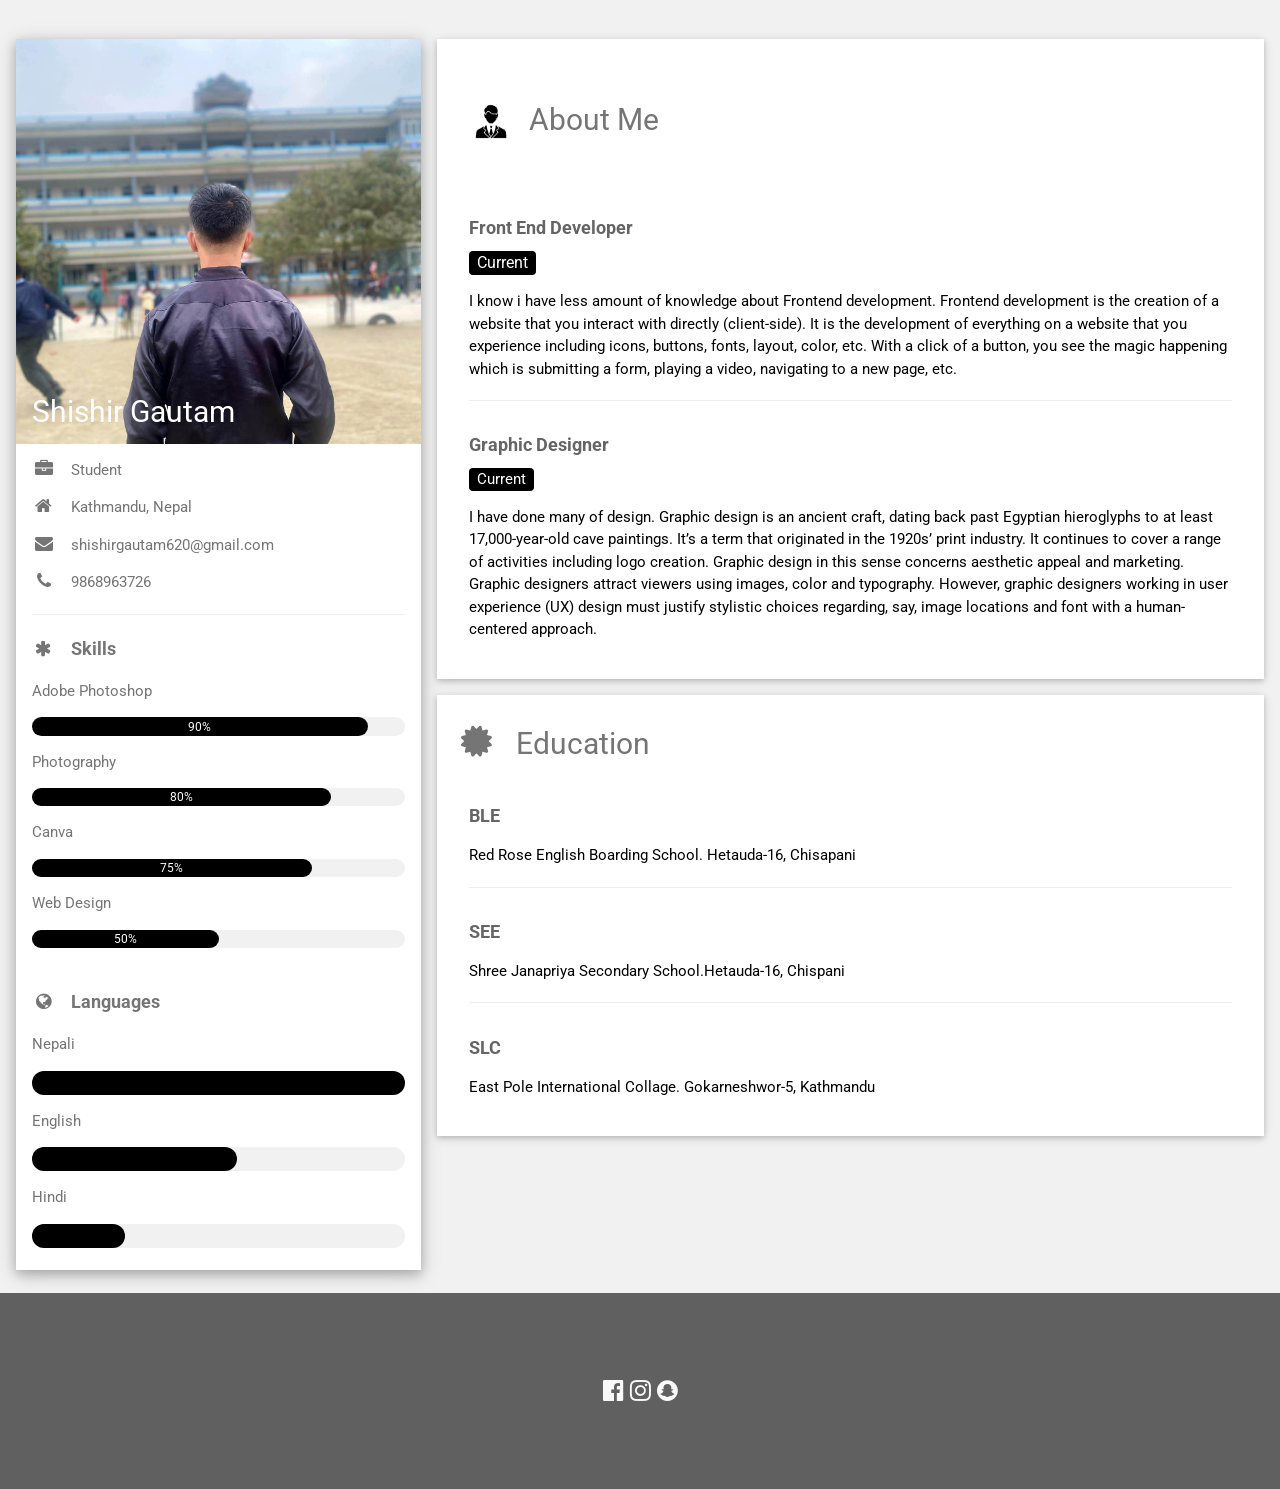
<file: Website2/cv.html>
<!DOCTYPE html>
<html>
    <head>
    <title>CV</title>
    <meta charset="UTF-8">
    <meta name="viewport" content="width=device-width, initial-scale=1">
    <link rel="stylesheet" href="https://www.w3schools.com/w3css/4/w3.css">
    <link rel='stylesheet' href='https://fonts.googleapis.com/css?family=Roboto'>
    <link rel="stylesheet" href="https://cdnjs.cloudflare.com/ajax/libs/font-awesome/4.7.0/css/font-awesome.min.css">
    <style>
    html,body,h1,h2,h3,h4,h5,h6 {font-family: "Roboto", sans-serif}
    </style>
    </head><link rel="shortcut icon " type="x-icon" href="resume-clipart-resume-icon.png" style="border-radius:30 px ;">
    <br>
    <body class="w3-light-grey">
    
    <!-- Page Container -->
    <div class="w3-content w3-margin-top" style="max-width:1400px;">
    
      <!-- The Grid -->
      <div class="w3-row-padding">
      
        <!-- Left Column -->
        <div class="w3-third">
        
          <div class="w3-white w3-text-grey w3-card-4">
            <div class="w3-display-container">
              <img src="SHISHIR GAUTAM.png" style="width:100%" alt="Avatar">
              <div class="w3-display-bottomleft w3-container w3-text-white">
                <h2>Shishir Gautam</h2>
              </div>
            </div>
            <div class="w3-container">
              <p><i class="fa fa-briefcase fa-fw w3-margin-right w3-large w3-hover-text-black"></i>Student</p>
              <p><i class="fa fa-home fa-fw w3-margin-right w3-large w3-hover-text-black"></i>Kathmandu, Nepal</p>
              <p><i class="fa fa-envelope fa-fw w3-margin-right w3-large w3-hover-text-black"></i>shishirgautam620@gmail.com</p>
              <p><i class="fa fa-phone fa-fw w3-margin-right w3-large w3-hover-text-black"></i>9868963726</p>
              <hr>
    
              <p class="w3-large"><b><i class="fa fa-asterisk fa-fw w3-margin-right w3-hover-text-black"></i>Skills</b></p>
              <p>Adobe Photoshop</p>
              <div class="w3-light-grey w3-round-xlarge w3-small">
                <div class="w3-container w3-center w3-round-xlarge w3-black" style="width:90%">90%</div>
              </div>
              <p>Photography</p>
              <div class="w3-light-grey w3-round-xlarge w3-small">
                <div class="w3-container w3-center w3-round-xlarge w3-black" style="width:80%">
                  <div class="w3-center w3-text-white">80%</div>
                </div>
              </div>
              <p>Canva</p>
              <div class="w3-light-grey w3-round-xlarge w3-small">
                <div class="w3-container w3-center w3-round-xlarge w3-black" style="width:75%">75%</div>
              </div>
              <p>Web Design</p>
              <div class="w3-light-grey w3-round-xlarge w3-small">
                <div class="w3-container w3-center w3-round-xlarge w3-black" style="width:50%">50%</div>
              </div>
              <br>
    
              <p class="w3-large w3-text-theme"><b><i class="fa fa-globe fa-fw w3-margin-right w3-hover-text-black"></i>Languages</b></p>
              <p>Nepali</p>
              <div class="w3-light-grey w3-round-xlarge">
                <div class="w3-round-xlarge w3-black" style="height:24px;width:100%"></div>
              </div>
              <p>English</p>
              <div class="w3-light-grey w3-round-xlarge">
                <div class="w3-round-xlarge w3-black" style="height:24px;width:55%"></div>
              </div>
              <p>Hindi</p>
              <div class="w3-light-grey w3-round-xlarge">
                <div class="w3-round-xlarge w3-black" style="height:24px;width:25%"></div>
              </div>
              <br>
            </div>
          </div><br>
    
        <!-- End Left Column -->
        </div>
    
        <!-- Right Column -->
        <div class="w3-twothird">
        
          <div class="w3-container w3-card w3-white w3-margin-bottom">
            <h2 class="w3-text-grey w3-padding-16"><img src="EAST-POLE_INTERNATIONAL_COLLAGE-removebg-preview.png" style="height: 3cm;width: 2cm;" alt=""></i>About Me </h2>
            <div class="w3-container">
              <h5 class="w3-opacity"><b>Front End Developer</b></h5>
              <h6 class="w3-hover-text-black"></i> <span class="w3-tag w3-black w3-round">Current</span></h6>
              <p>I know i have less amount of knowledge about Frontend development. Frontend development is the creation of a website that you interact with directly (client-side). 
                It is the development of everything on a website that you experience including icons, buttons, fonts, layout, color, etc. With a click of a button, 
                you see the magic happening which is submitting a form, playing a video, navigating to a new page, etc.
            </p>
              <hr>
            </div>
           
            <div class="w3-container">
              <h5 class="w3-opacity"><b>Graphic Designer</b></h5>
              
              <h7 class="w3-hover-text-black"></i> <span class="w3-tag w3-black w3-round">Current</span></h7>
              <p> I have done many of design. Graphic design is an ancient craft, dating back past Egyptian hieroglyphs to at least 17,000-year-old cave paintings. It’s a term that originated in the 1920s’ print industry. It continues to cover a range of activities including logo creation. Graphic design in this sense concerns aesthetic appeal and marketing. Graphic designers attract viewers using images, color and typography. However, graphic designers working in user experience (UX) design must justify stylistic 
                choices regarding, say, image locations and font with a human-centered approach. </p><br>
            </div>
          </div>
    
          <div class="w3-container w3-card w3-white">
            <h2 class="w3-text-grey w3-padding-16"><i class="fa fa-certificate fa-fw w3-margin-right w3-xxlarge w3-hover-text-black"></i>Education</h2>
            <div class="w3-container">
              <h5 class="w3-opacity"><b>BLE</b></h5>
              
              <p>
                Red Rose English Boarding School.
                Hetauda-16, Chisapani
              </p>
              <hr>
            </div>
            <div class="w3-container">
              <h5 class="w3-opacity"><b>SEE</b></h5>
              <p>Shree Janapriya Secondary School.Hetauda-16, Chispani</p>
              <hr>
            </div>
            <div class="w3-container">
              <h5 class="w3-opacity"><b>SLC</b></h5>
              <p>East Pole International Collage. Gokarneshwor-5, Kathmandu</p><br>
            </div>
          </div>
    
        <!-- End Right Column -->
        </div>
        
      <!-- End Grid -->
      </div>
      
      <!-- End Page Container -->
    </div>
     <!-- Footer -->
<footer class="w3-center w3-black w3-padding-64 w3-opacity w3-hover-opacity-off">
    <div class="w3-xlarge w3-section">
      <a href="https://www.facebook.com/profile.php?id=100070929710496"><i class="fa fa-facebook-official w3-hover-opacity"></i></a>
      <a href="https://www.instagram.com/shishirgautam53/"><i class="fa fa-instagram w3-hover-opacity"></i></a>
      <a href="https://www.snapchat.com/add/shishir_gaut750?share_id=6LM-12mm5v0&locale=en-GB"><i class="fa fa-snapchat w3-hover-opacity"></i>
      </a>
      
    </div>
    <p></p>
  </footer>
    
    </body>
    </html>
</file>
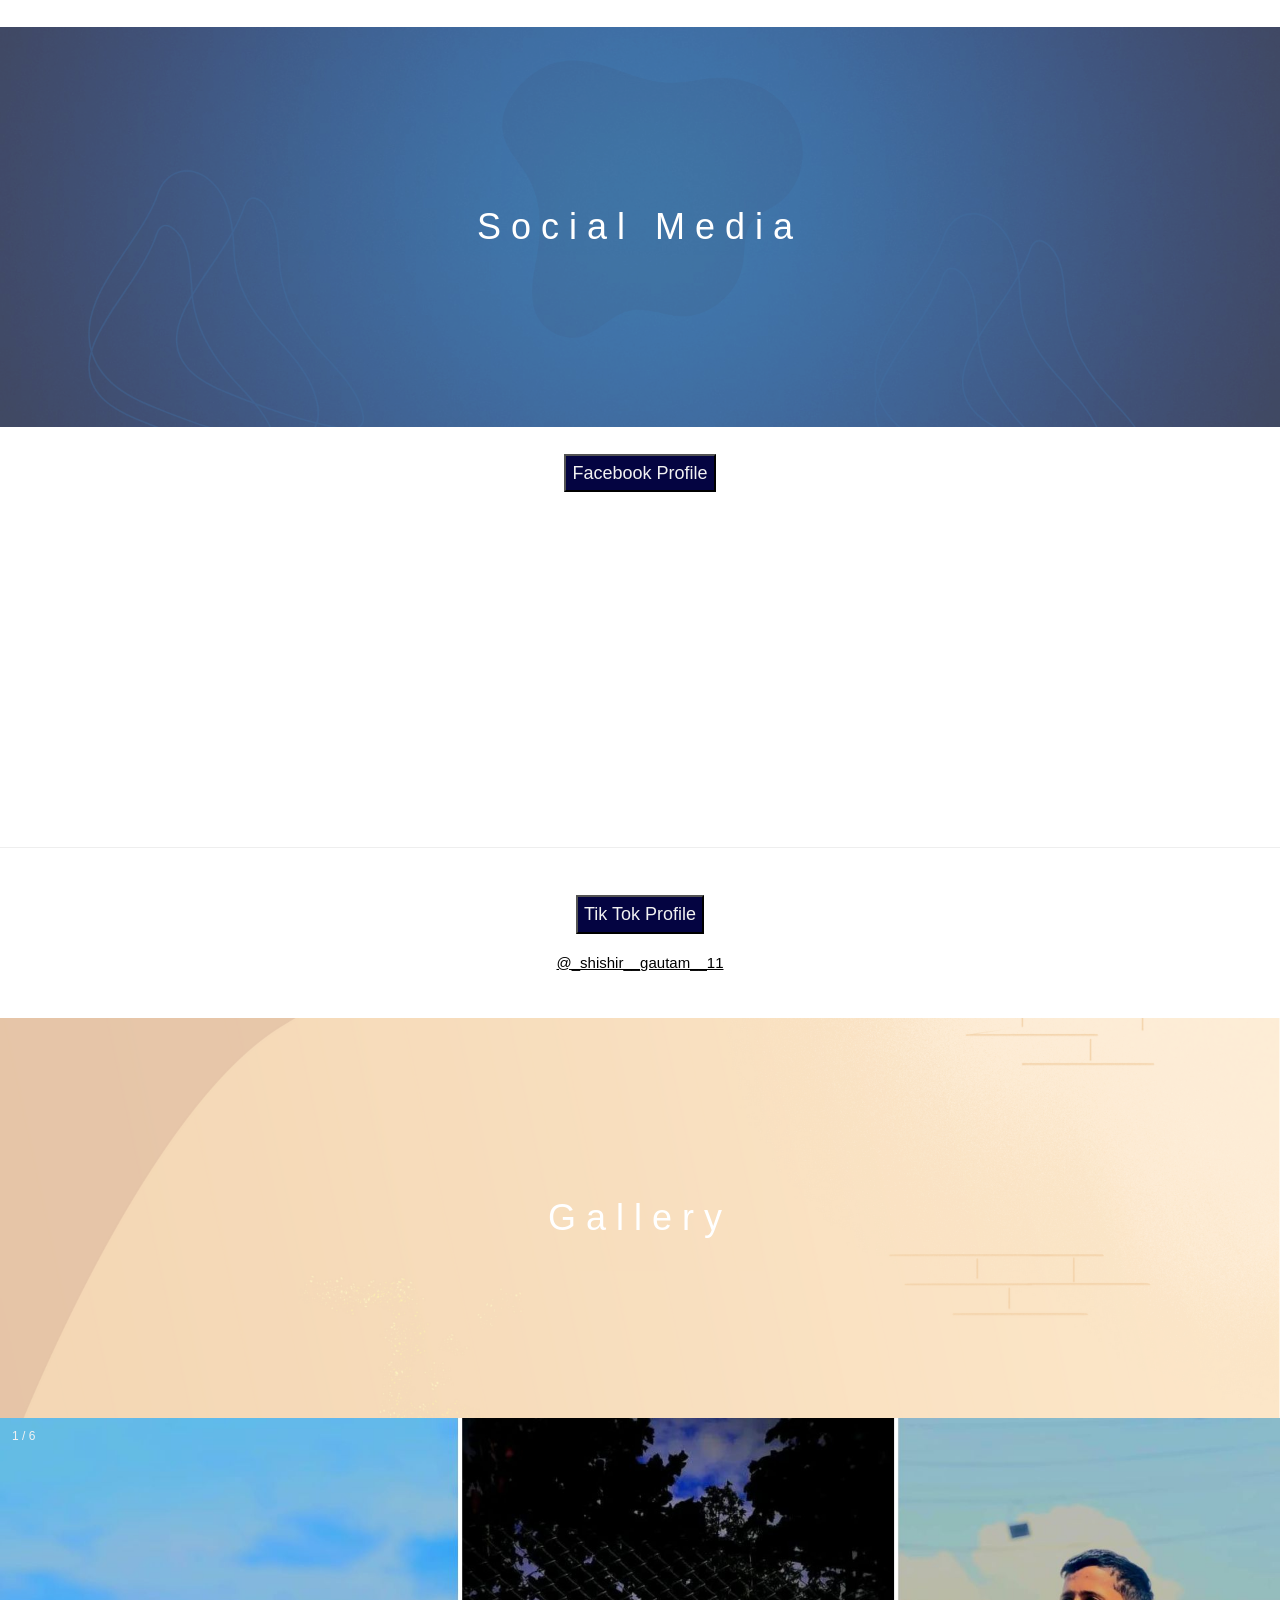
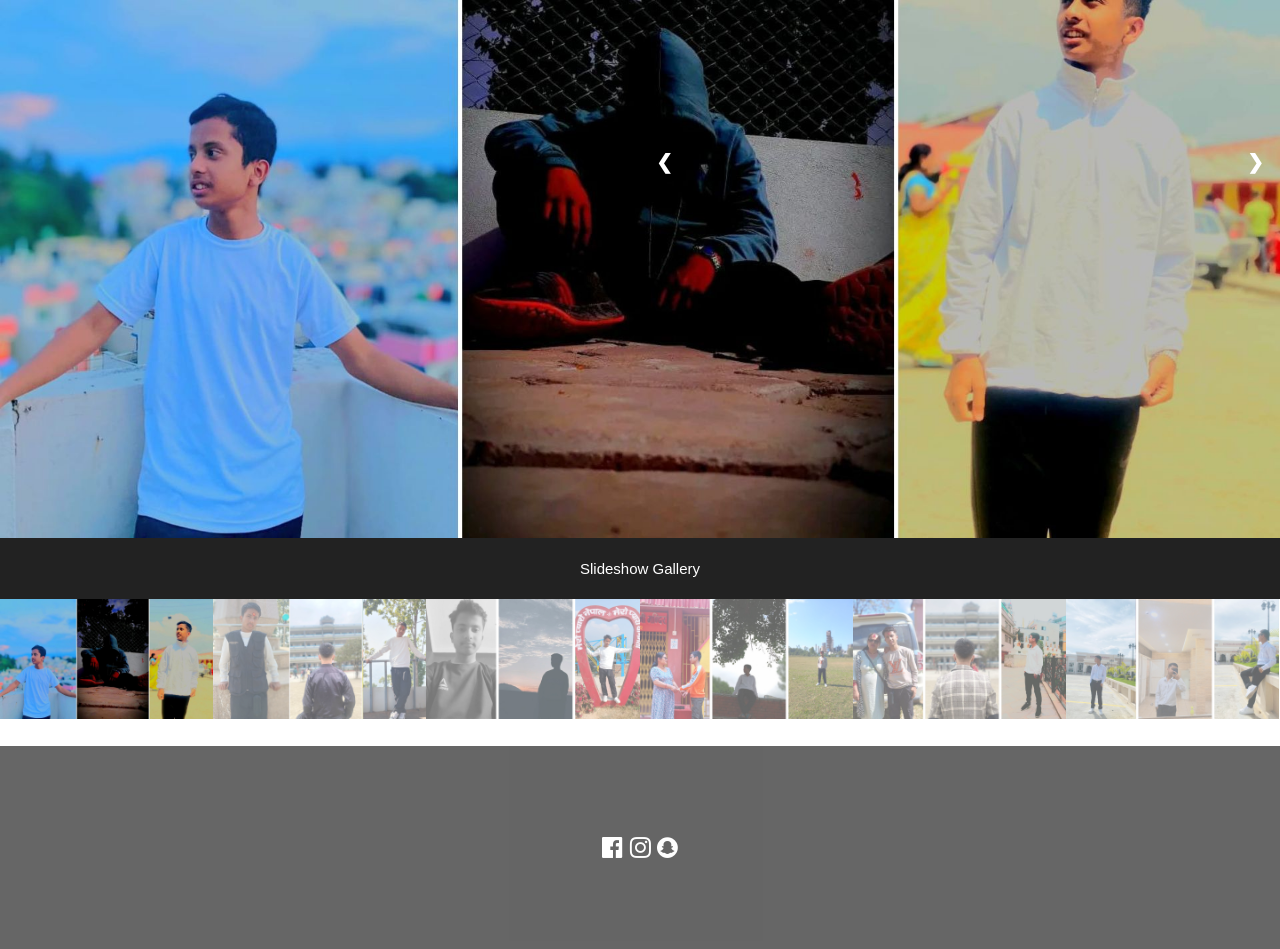
<file: Website2/gallery.html>
<!DOCTYPE html>
<html lang="en">
<head>
 
    <meta charset="UTF-8">
    <meta name="viewport" content="width=device-width, initial-scale=1.0">
    <meta name="viewport" content="width=device-width, initial-scale=1">
<link rel="stylesheet" href="https://www.w3schools.com/w3css/4/w3.css">
<link rel="stylesheet" href="https://fonts.googleapis.com/css?family=Lato">
<link rel="stylesheet" href="https://cdnjs.cloudflare.com/ajax/libs/font-awesome/4.7.0/css/font-awesome.min.css">
    <title>Gallery</title>
    
</head>
<link rel="shortcut icon " type="x-icon" href="Gallery-PNG-File.png" style="border-radius:30 px ;">
<br>

<body>
  <link rel="stylesheet" href="style.css">
  <!-- Second Parallax Image with Portfolio Text -->
  <div class="bgimg-2 w3-display-container w3-opacity-min">
    <div class="w3-display-middle">
      <span class="w3-xxlarge w3-text-white w3-wide">Social Media </span>
    </div>
 </div>
 <br><center><button> Facebook Profile</button> <br> <br><div class="fb-page fb_iframe_widget" data-href="https://www.facebook.com/profile.php?id=100070929710496&amp;sk=about" data-tabs="timeline" data-width="350" data-height="300" data-small-header="false" data-adapt-container-width="true" data-hide-cover="false" data-show-facepile="true" fb-xfbml-state="rendered" fb-iframe-plugin-query="adapt_container_width=true&amp;app_id=&amp;container_width=416&amp;height=300&amp;hide_cover=false&amp;href=https%3A%2F%2Fwww.facebook.com%2Shishir%2F%3Fref%3Dembed_page&amp;locale=en_US&amp;sdk=joey&amp;show_facepile=true&amp;small_header=false&amp;tabs=timeline&amp;width=350"><span style="vertical-align: bottom; width: 300px; height: 300px;"><iframe name="ff67c73170ea2f0c2" width="350px" height="300px" data-testid="fb:page Facebook Social Plugin" title="fb:page Facebook Social Plugin" frameborder="0" allowtransparency="true" allowfullscreen="true" scrolling="no" allow="encrypted-media" src="https://www.facebook.com/v13.0/plugins/page.php?adapt_container_width=true&amp;app_id=&amp;container_width=416&amp;height=300&amp;hide_cover=false&amp;href=https://www.facebook.com/profile.php?id=100070929710496&amp;sk=about&amp;locale=en_US&amp;sdk=joey&amp;show_facepile=true&amp;small_header=false&amp;tabs=timeline&amp;width=350" style="border: none; visibility: visible; width: 350px; height: 300px;" class="">
  </iframe>
  </span>
  </div><hr>

 
 <br> <button>Tik Tok Profile</button> <br> 
  <blockquote class="tiktok-embed" cite="https://www.tiktok.com/@_shishir__gautam__11" data-unique-id="_shishir__gautam__11" data-embed-type="creator" style="max-width: 780px; min-width: 288px;" > <section> <a target="_blank" href="https://www.tiktok.com/@_shishir__gautam__11?refer=creator_embed">@_shishir__gautam__11</a> </section> </blockquote> <script async src="https://www.tiktok.com/embed.js"></script>
</div><br>


<style>
  body,h1,h2,h3,h4,h5,h6 {font-family: "Lato", sans-serif;}
body, html {
  height: 100%;
  color:black;
  line-height: 1.8;
}

/* Create a Parallax Effect */
.bgimg-1, .bgimg-2, .bgimg-3 {
  background-attachment: fixed;
  background-position: center;
  background-repeat: no-repeat;
  background-size: cover;
}


/* Second image (Portfolio) */
.bgimg-2 {
  background-image: url("WELCOME TO.png");
  min-height: 400px;
}

/* Third image (Contact) */
.bgimg-3 {
  background-image: url("WELCOME TO7.png");
  min-height: 400px;
  color: rgb(199, 38, 38);
}
.w3-wide {letter-spacing: 10px;}
.w3-hover-opacity {cursor: pointer;}

/* Turn off parallax scrolling for tablets and phones */
@media only screen and (max-device-width: 1600px) {
  .bgimg-1, .bgimg-2, .bgimg-3 {
    background-attachment: scroll;
    min-height: 400px;
  }
}

  h1{
    background-color:aliceblue;
    color: #000000;
    padding: 10px 10px;
    font-size: large;
  }
  button{
    background-color: rgb(4, 4, 65);
    color: #f2f2f2;
    font-size: larger;
  }
 
  
    body {
      font-family: Arial;
      margin: 0;
    }
    
    * {
      box-sizing: border-box;
    }
    
    img {
      vertical-align: middle;
    }
    
    /* Position the image container (needed to position the left and right arrows) */
    .container {
      position: relative;
    }
    
    /* Hide the images by default */
    .mySlides {
      display: none;
    }
    
    /* Add a pointer when hovering over the thumbnail images */
    .cursor {
      cursor: pointer;
    }
    
    /* Next & previous buttons */
    .prev,
    .next {
      cursor: pointer;
      position: absolute;
      top: 40%;
      width: auto;
      padding: 16px;
      margin-top: -50px;
      color: white;
      font-weight: bold;
      font-size: 20px;
      border-radius: 0 3px 3px 0;
      user-select: none;
      -webkit-user-select: none;
    }
    
    /* Position the "next button" to the right */
    .next {
      right: 0;
      border-radius: 3px 0 0 3px;
    }
    
    /* On hover, add a black background color with a little bit see-through */
    .prev:hover,
    .next:hover {
      background-color: rgba(0, 0, 0, 0.8);
    }
    
    /* Number text (1/3 etc) */
    .numbertext {
      color: #f2f2f2;
      font-size: 12px;
      padding: 8px 12px;
      position: absolute;
      top: 0;
    }
    
    /* Container for image text */
    .caption-container {
      text-align: center;
      background-color: #222;
      padding: 2px 16px;
      color: white;
    }
    h2{
      background-color:whitesmoke;
      background-position: 10px;
      color: blue;
      padding: 10px 10px;
    }
    
    .row:after {
      content: "";
      display: table;
      clear: both;
    }
    
    /* Six columns side by side */
    .column {
      float: left;
      width: 16.66%;
    }
    
    /* Add a transparency effect for thumnbail images */
    .demo {
      opacity: 0.6;
    }
    
    .active,
    .demo:hover {
      opacity: 1;
    }
   
    </style>
    <body>
 <!-- Third Parallax Image with Portfolio Text -->
<div class="bgimg-3 w3-display-container w3-opacity-min">
  <div class="w3-display-middle">
     <span class="w3-xxlarge w3-text-white w3-wide">Gallery</span>
  </div>
</div>
</div>
    
    <div class="container">
      <div class="mySlides">
        <div class="numbertext">1 / 6</div>
        <img src="1.jpg" style="width:100%">
      </div>
    
      <div class="mySlides">
        <div class="numbertext">2 / 6</div>
        <img src="2.jpg" style="width:100%">
      </div>
    
      <div class="mySlides">
        <div class="numbertext">3 / 6</div>
        <img src="3.jpg" style="width:100%">
      </div>
        
      <div class="mySlides">
        <div class="numbertext">4 / 6</div>
        <img src="4.jpg" style="width:100%">
      </div>
    
      <div class="mySlides">
        <div class="numbertext">5 / 6</div>
        <img src="5.jpg" style="width:100%">
      </div>
        
      <div class="mySlides">
        <div class="numbertext">6 / 6</div>
        <img src="6.jpg" style="width:100%">
      </div>
        
      <a class="prev" onclick="plusSlides(-1)">❮</a>
      <a class="next" onclick="plusSlides(1)">❯</a>
    
      <div class="caption-container">
        <p id="caption"></p>
      </div>
    
      <div class="row">
        <div class="column">
          <img class="demo cursor" src="1.jpg" style="width:100%" onclick="currentSlide(1)" alt="Slideshow Gallery">
        </div>
        <div class="column">
          <img class="demo cursor" src="2.jpg" style="width:100%" onclick="currentSlide(2)" alt="Slideshow Gallery">
        </div>
        <div class="column">
          <img class="demo cursor" src="3.jpg" style="width:100%" onclick="currentSlide(3)" alt="Slideshow Gallery">
        </div>
        <div class="column">
          <img class="demo cursor" src="4.jpg" style="width:100%" onclick="currentSlide(4)" alt="Slideshow Gallery">
        </div>
        <div class="column">
          <img class="demo cursor" src="5.jpg" style="width:100%" onclick="currentSlide(5)" alt="Slideshow Gallery">
        </div>    
        <div class="column">
          <img class="demo cursor" src="6.jpg" style="width:100%" onclick="currentSlide(6)" alt="Slideshow Gallery">
        </div>
      </div>
    </div>
   


    
    <script>
    let slideIndex = 1;
    showSlides(slideIndex);
    
    function plusSlides(n) {
      showSlides(slideIndex += n);
    }
    
    function currentSlide(n) {
      showSlides(slideIndex = n);
    }
    
    function showSlides(n) {
      let i;
      let slides = document.getElementsByClassName("mySlides");
      let dots = document.getElementsByClassName("demo");
      let captionText = document.getElementById("caption");
      if (n > slides.length) {slideIndex = 1}
      if (n < 1) {slideIndex = slides.length}
      for (i = 0; i < slides.length; i++) {
        slides[i].style.display = "none";
      }
      for (i = 0; i < dots.length; i++) {
        dots[i].className = dots[i].className.replace(" active", "");
      }
      slides[slideIndex-1].style.display = "block";
      dots[slideIndex-1].className += " active";
      captionText.innerHTML = dots[slideIndex-1].alt;
    }
    </script><br>
    <!-- Footer -->
<footer class="w3-center w3-black w3-padding-64 w3-opacity w3-hover-opacity-off">
  
  <div class="w3-xlarge w3-section">
    <a href="https://www.facebook.com/profile.php?id=100070929710496"><i class="fa fa-facebook-official w3-hover-opacity"></i></a>
    <a href="https://www.instagram.com/shishirgautam53/"><i class="fa fa-instagram w3-hover-opacity"></i></a>
    <a href="https://www.snapchat.com/add/shishir_gaut750?share_id=6LM-12mm5v0&locale=en-GB"><i class="fa fa-snapchat w3-hover-opacity"></i>
    </a>
    
  </div>
  <p></p>
</footer>
 
    
    
</body>
</html>
</file>
<file: Website2/style.css>
body,h1,h2,h3,h4,h5,h6 {font-family: "Lato", sans-serif;}
body, html {
  height: 100%;
  color:black;
  line-height: 1.8;
}


/* Create a Parallax Effect */
.bgimg-1, .bgimg-2, .bgimg-3 {
  background-attachment: fixed;
  background-position: center;
  background-repeat: no-repeat;
  background-size: cover;
}

/* First image (Logo. Full height) */
.bgimg-1 {
  background-image: url('WELCOME TO6.png');
  min-height: 100%;
}

/* Second image (Portfolio) */
.bgimg-2 {
  background-image: url("WELCOME TO.jpg");
  min-height: 400px;
}

/* Third image (Contact) */
.bgimg-3 {
  background-image: url("WELCOME TO2.png");
  min-height: 400px;
}
.w3-wide {letter-spacing: 10px;}
.w3-hover-opacity {cursor: pointer;}

/* Turn off parallax scrolling for tablets and phones */
@media only screen and (max-device-width: 1600px) {
  .bgimg-1, .bgimg-2, .bgimg-3 {
    background-attachment: scroll;
    min-height: 400px;
  }
}
</file>
